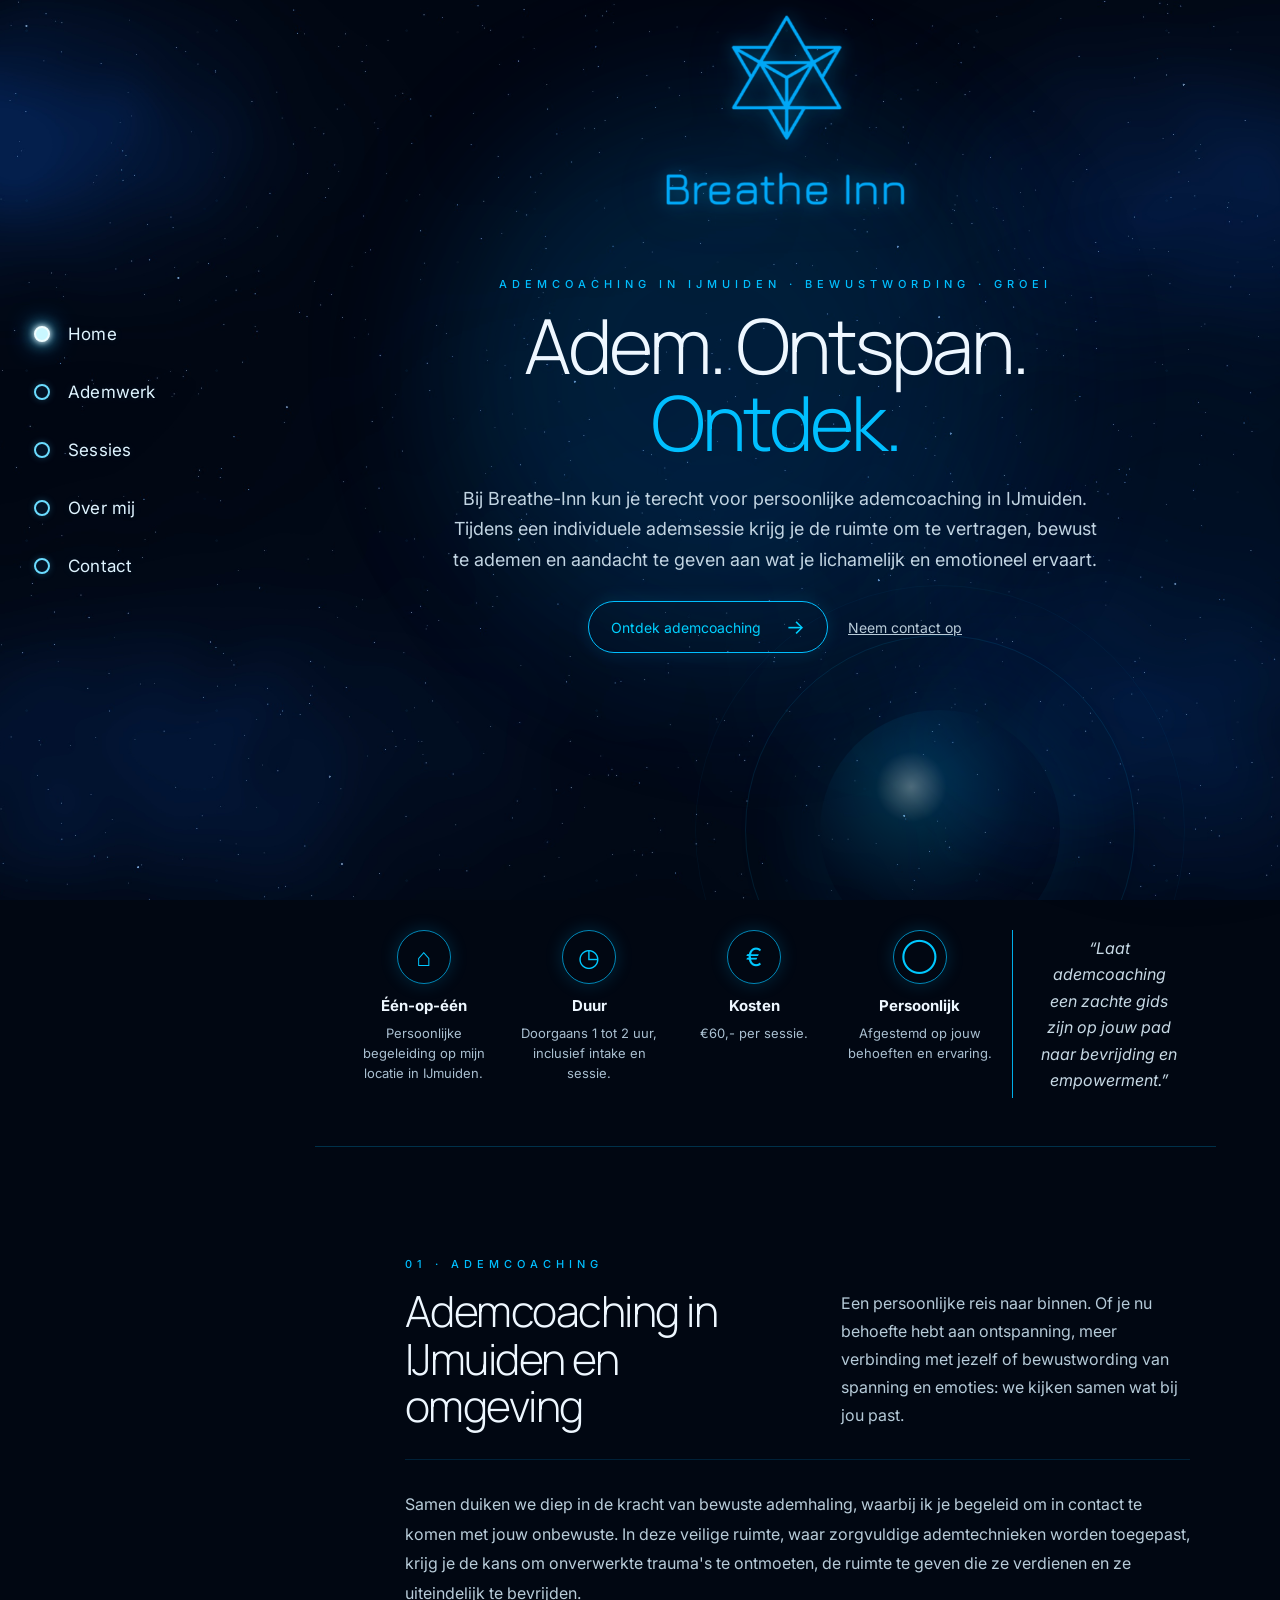
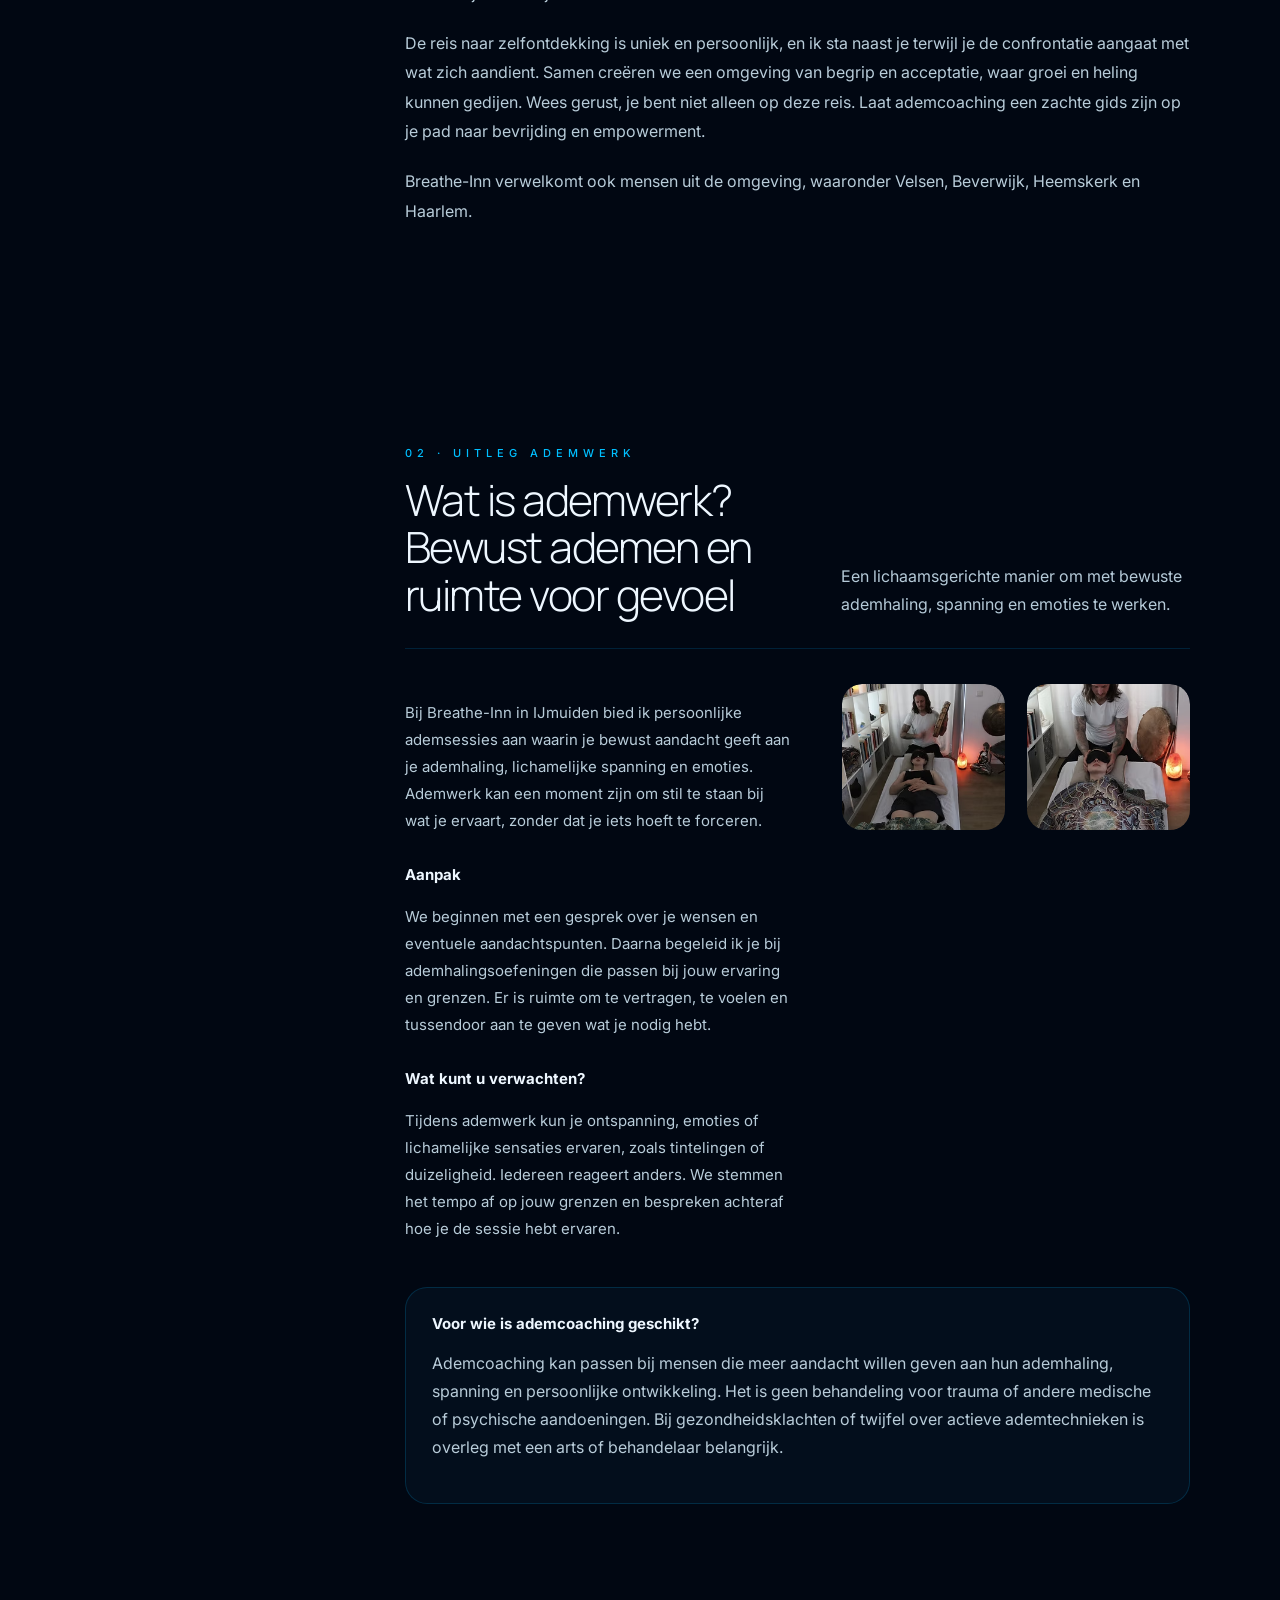
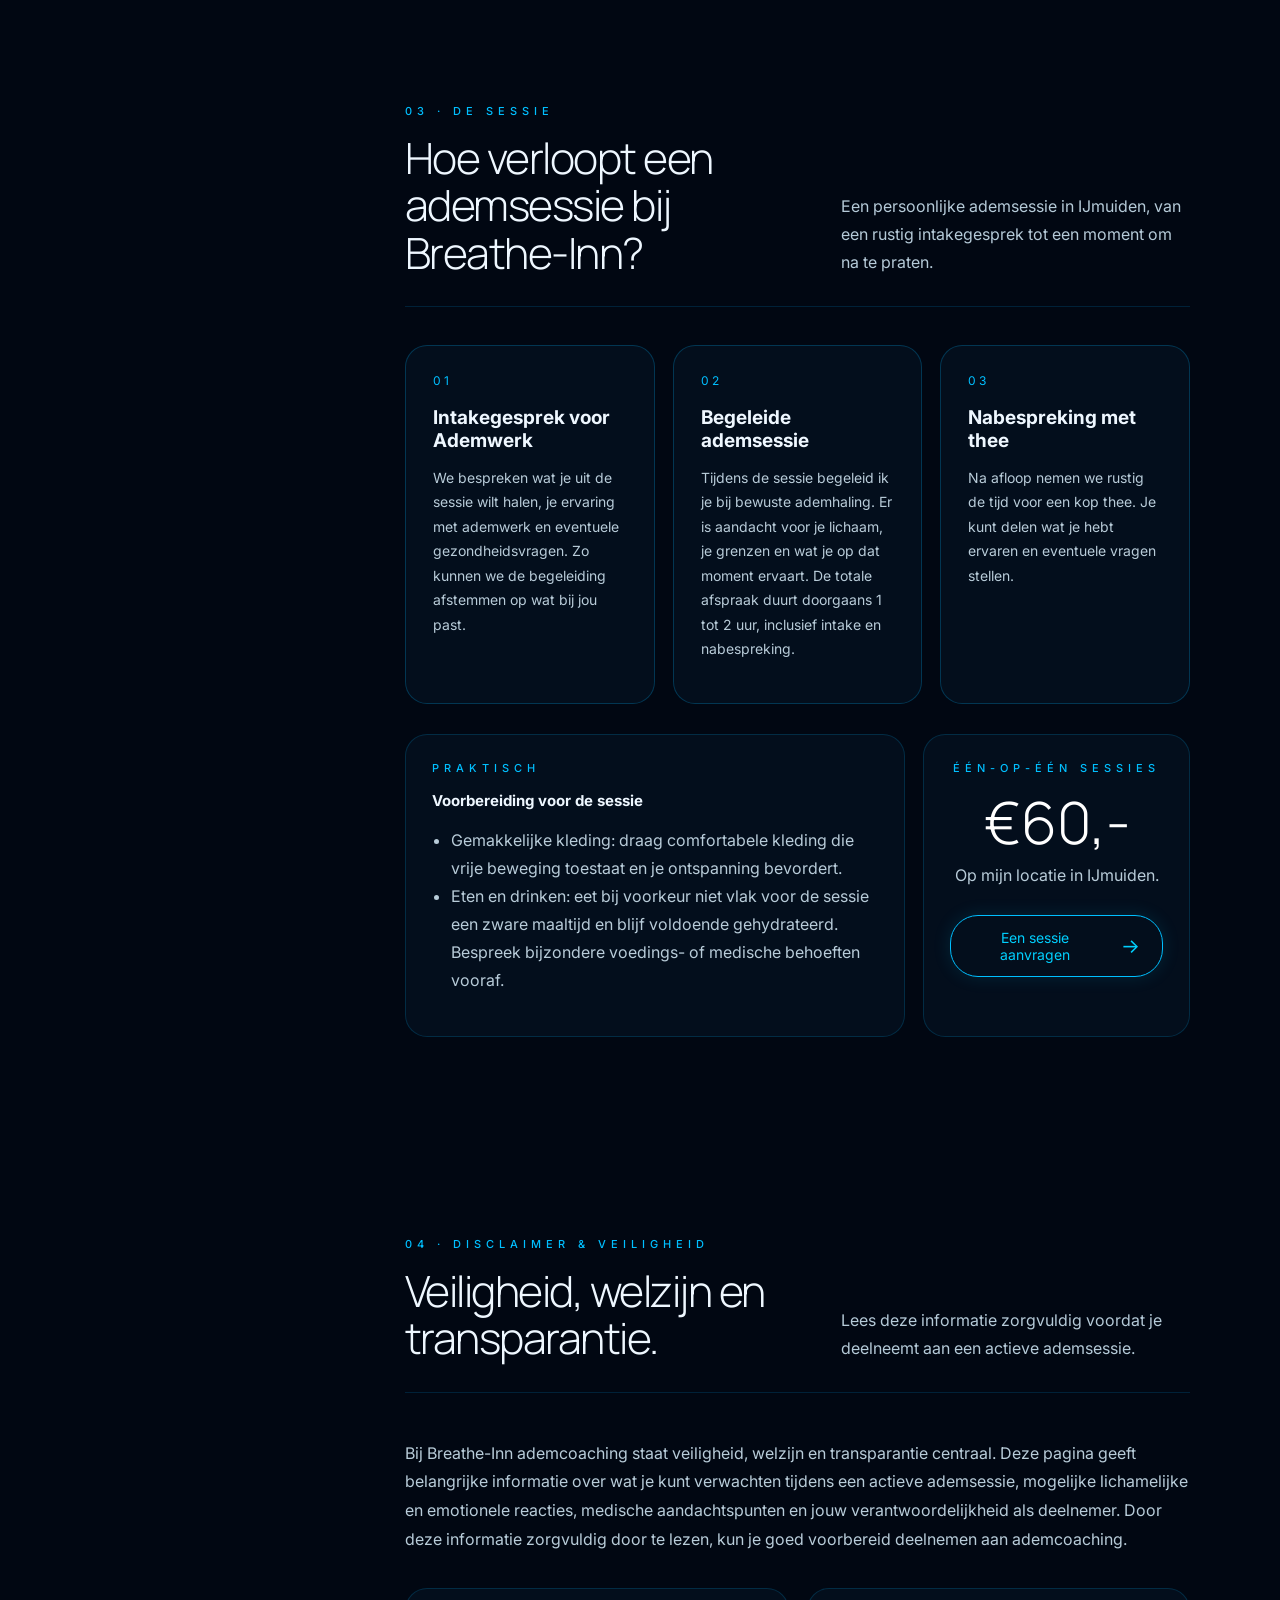
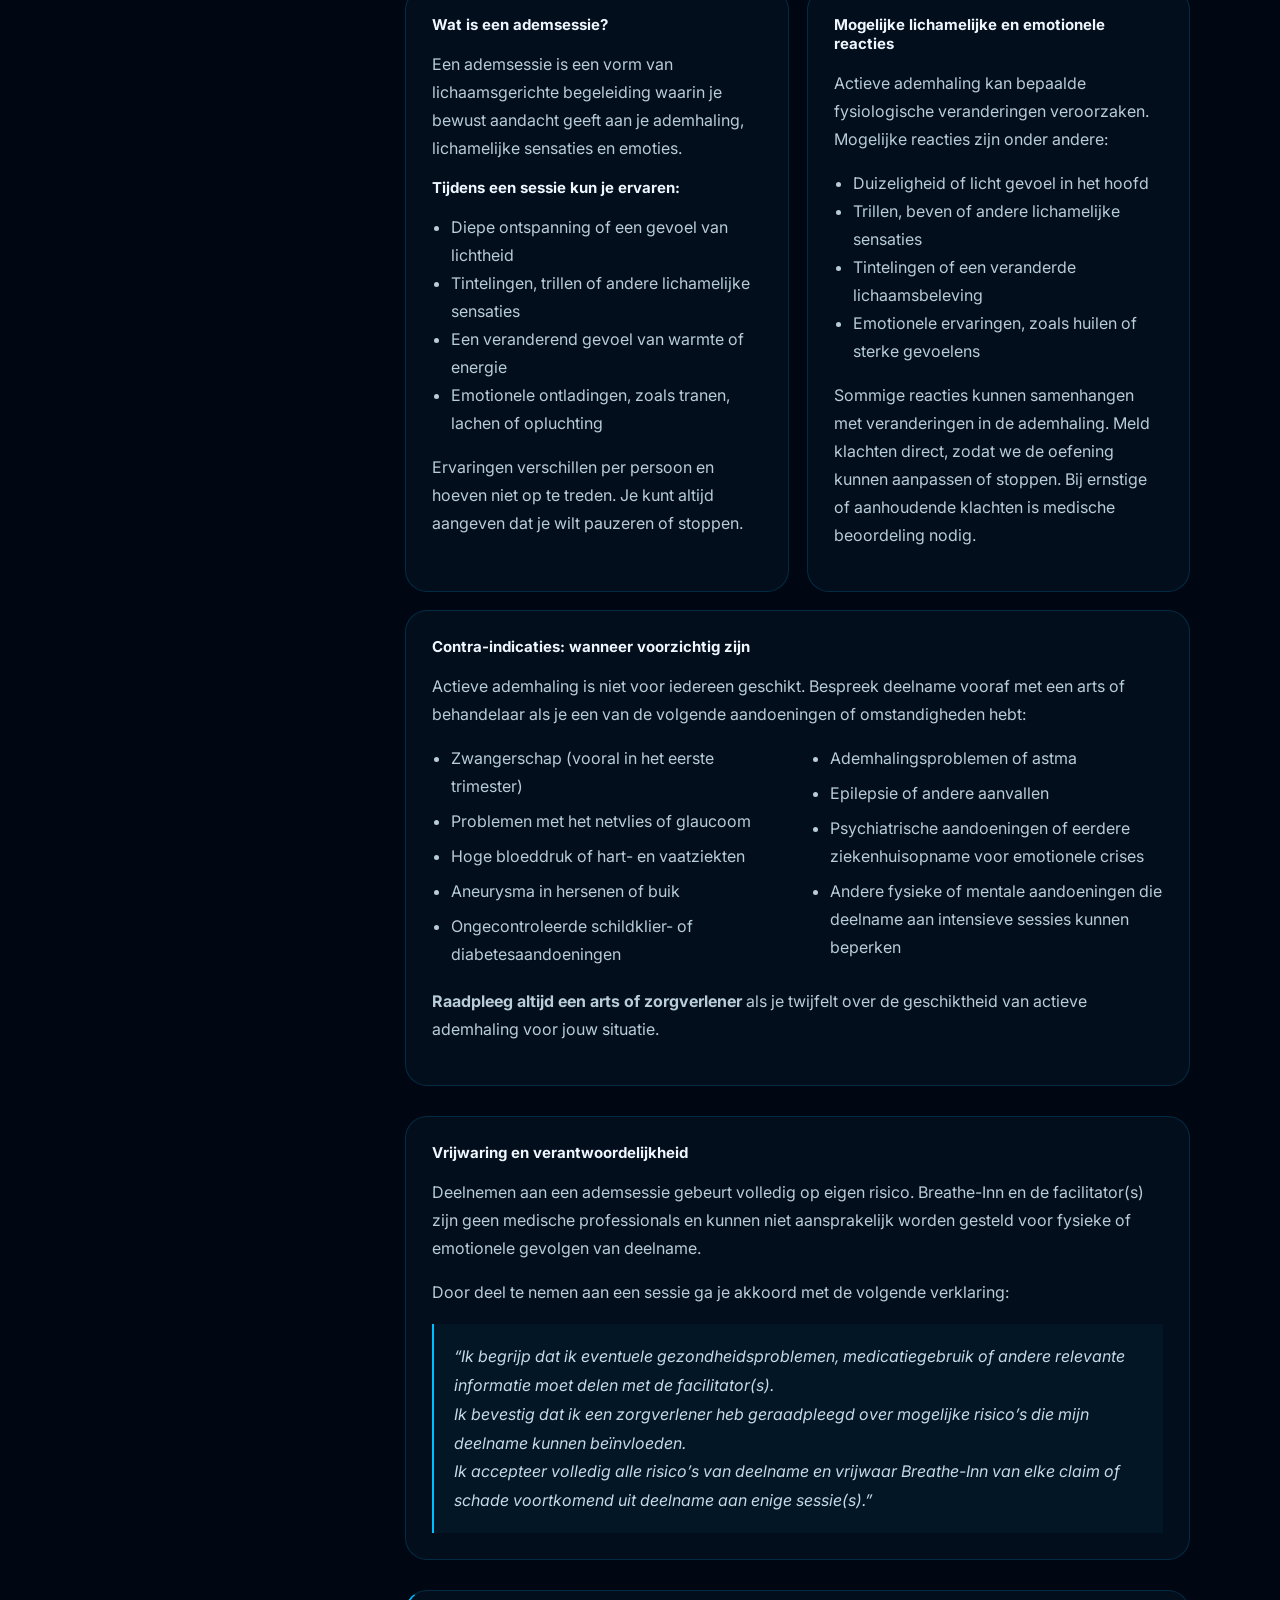
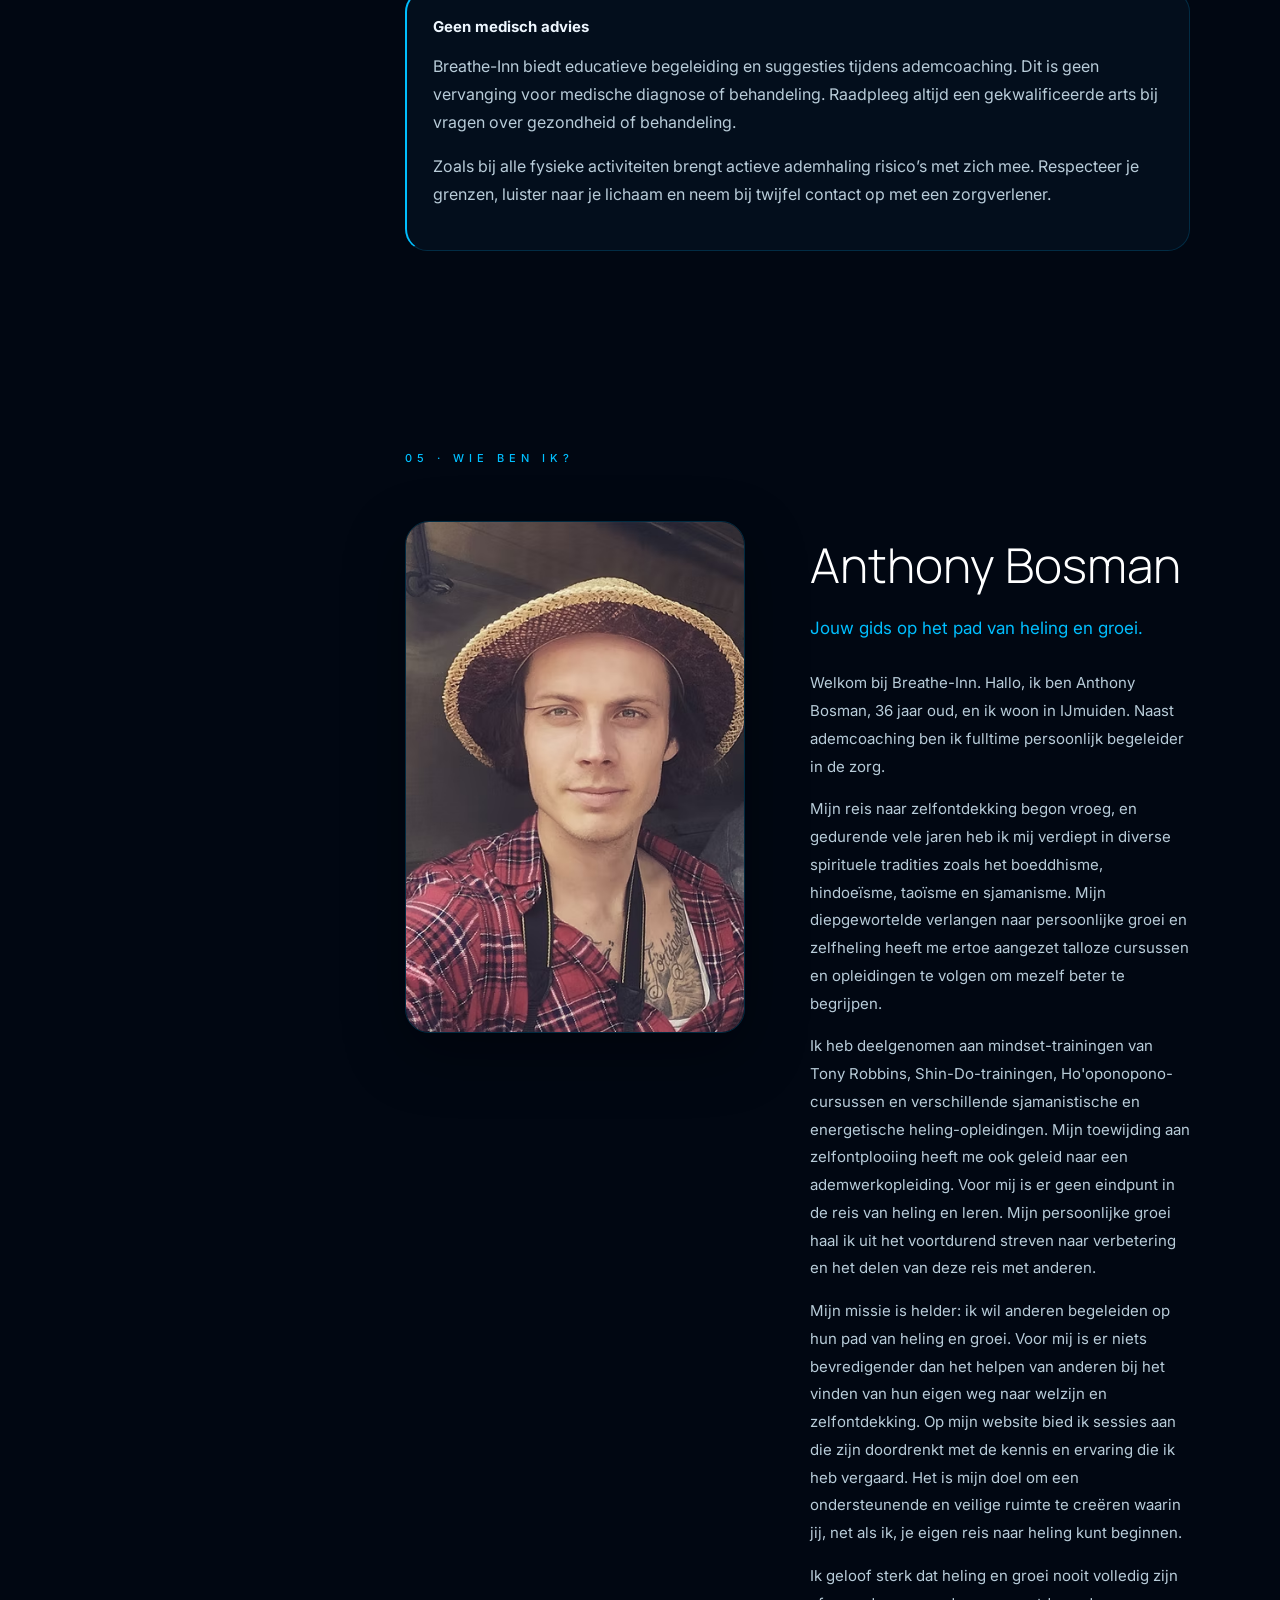
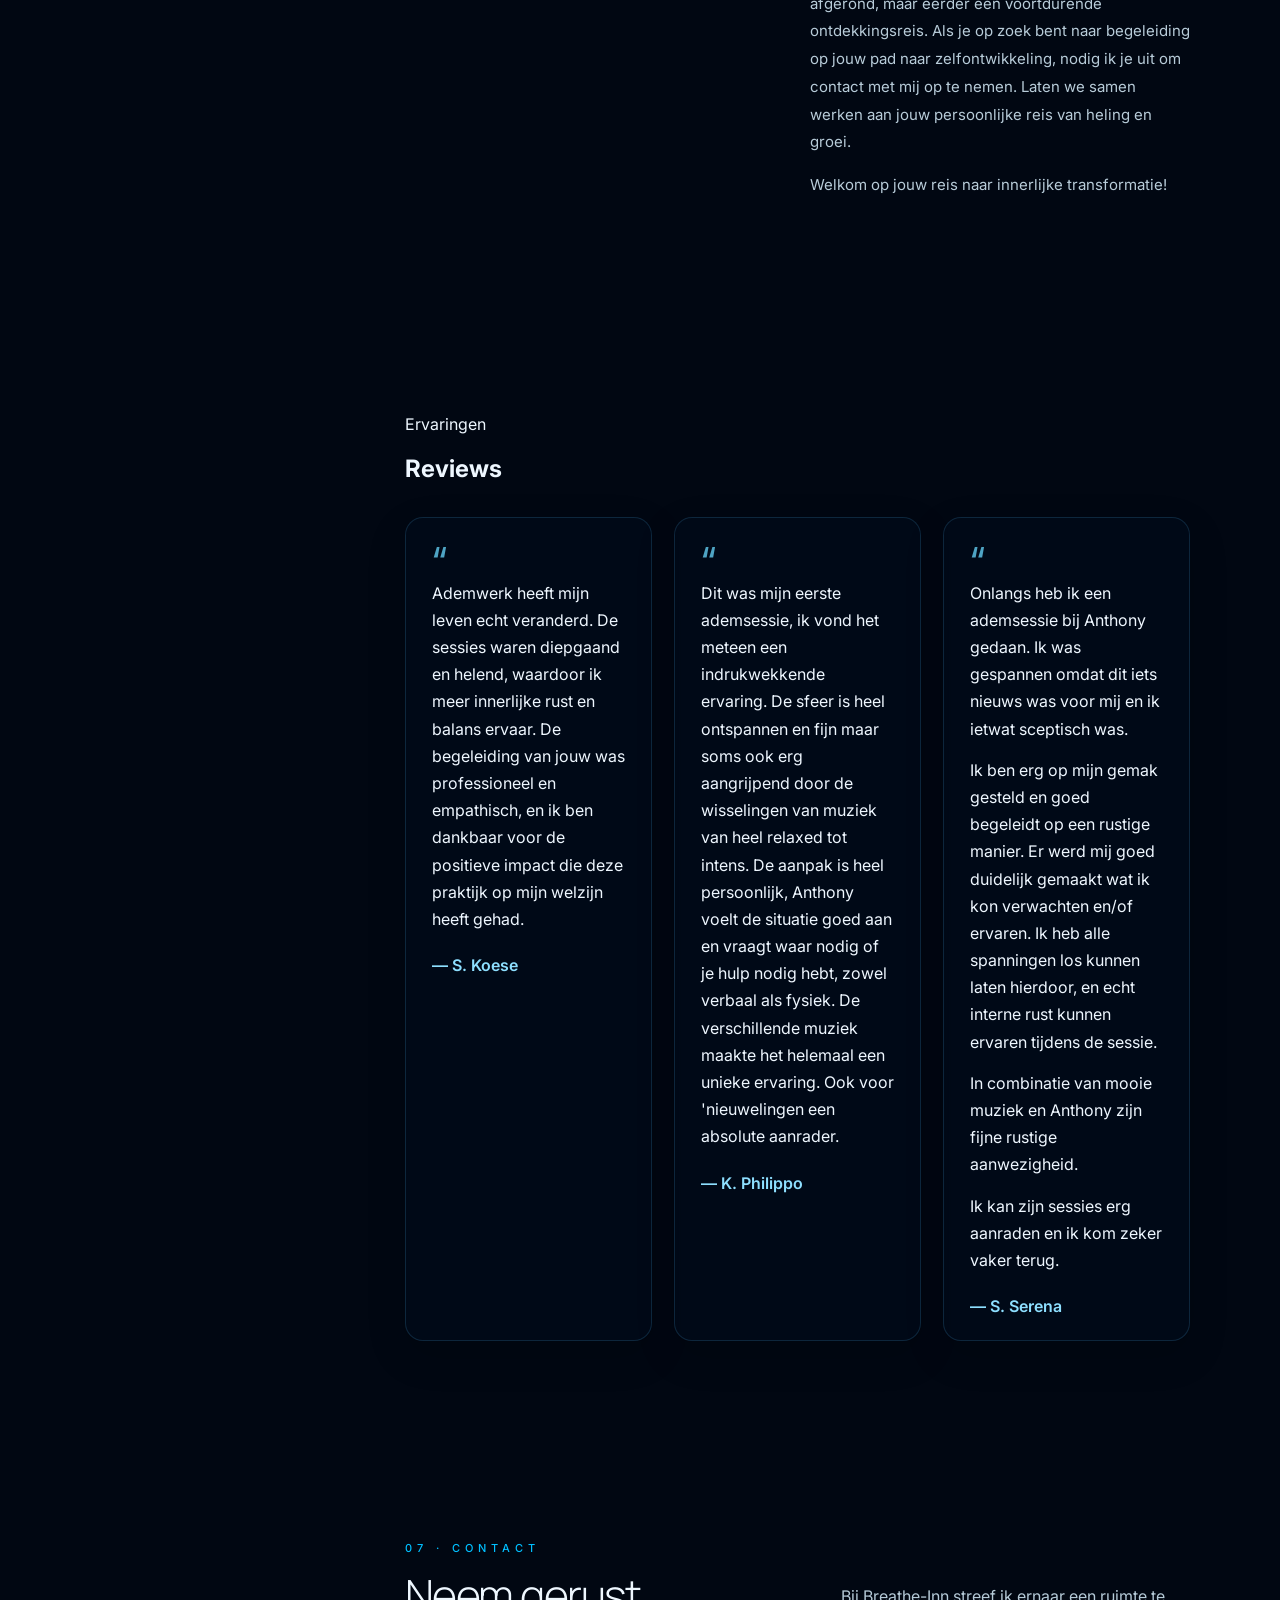
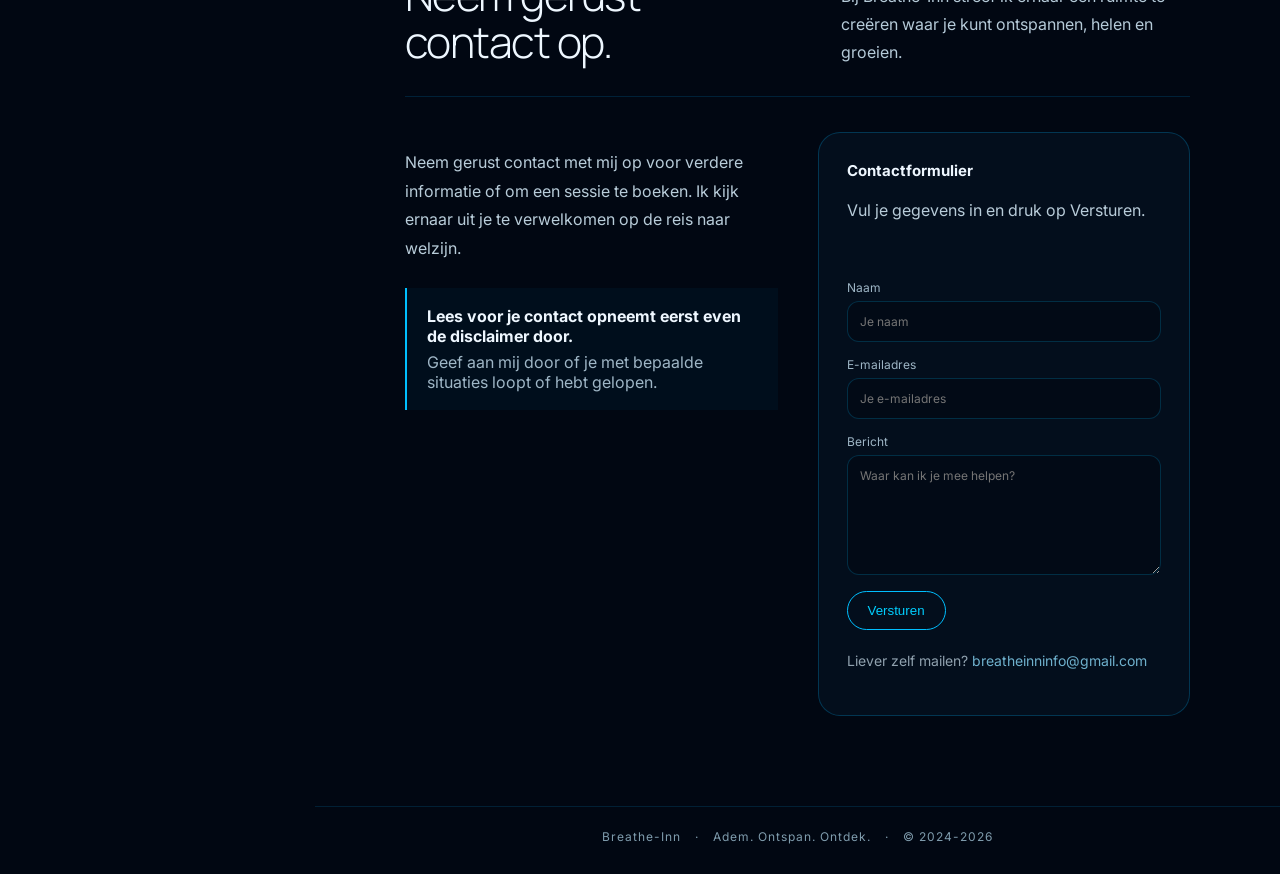
<file: index.html>
<!DOCTYPE html>

<html lang="nl">
<head>
<meta charset="utf-8"/>
<meta content="width=device-width,initial-scale=1" name="viewport"/>
<title>Ademcoaching IJmuiden | Breathe-Inn – Anthony Bosman</title>
<meta content="Persoonlijke ademcoaching in IJmuiden bij Breathe-Inn. Ontdek één-op-één ademsessies voor ontspanning, bewustwording en persoonlijke groei." name="description"/>
<link href="https://breathe-inn.nl/" rel="canonical"/>
<meta content="index, follow, max-image-preview:large" name="robots"/>
<meta content="website" property="og:type"/>
<meta content="nl_NL" property="og:locale"/>
<meta content="Breathe-Inn" property="og:site_name"/>
<meta content="Ademcoaching IJmuiden | Breathe-Inn" property="og:title"/>
<meta content="Persoonlijke één-op-één ademcoaching in IJmuiden. Ruimte voor ontspanning, bewustwording en persoonlijke groei." property="og:description"/>
<meta content="https://breathe-inn.nl/" property="og:url"/>
<meta content="https://breathe-inn.nl/images/breathe-inn-logo-transparent.png" property="og:image"/>
<meta content="summary" name="twitter:card"/>
<meta content="#010712" name="theme-color"/>
<script type="application/ld+json">{"@context":"https://schema.org","@graph":[{"@type":"WebSite","@id":"https://breathe-inn.nl/#website","name":"Breathe-Inn","url":"https://breathe-inn.nl/","inLanguage":"nl-NL"},{"@type":"ProfessionalService","@id":"https://breathe-inn.nl/#bedrijf","name":"Breathe-Inn","url":"https://breathe-inn.nl/","description":"Persoonlijke één-op-één ademcoaching gericht op ontspanning, bewustwording en persoonlijke groei.","image":"https://breathe-inn.nl/images/breathe-inn-logo-transparent.png","email":"breatheinninfo@gmail.com","priceRange":"€60 per sessie","address":{"@type":"PostalAddress","addressLocality":"IJmuiden","addressRegion":"Noord-Holland","addressCountry":"NL"},"areaServed":{"@type":"Place","name":"IJmuiden"},"founder":{"@type":"Person","name":"Anthony Bosman"},"hasOfferCatalog":{"@type":"OfferCatalog","name":"Ademcoaching","itemListElement":[{"@type":"Offer","price":"60","priceCurrency":"EUR","itemOffered":{"@type":"Service","name":"Individuele ademsessie","serviceType":"Ademcoaching"}}]}}]}</script>
<link href="style.css" rel="stylesheet"/>
</head>
<body>
<div class="nebula nebula-a"></div><div class="nebula nebula-b"></div>
<header class="topbar"><a class="brand" href="#home"><img alt="Breathe-Inn logo" src="images/breathe-inn-logo-transparent.png"/></a></header>
<button aria-controls="mainSideNav" aria-expanded="false" aria-label="Open navigatiemenu" class="mobile-menu-toggle" type="button"><span aria-hidden="true" class="mobile-menu-icon">☰</span><span class="mobile-menu-text">Menu</span></button>
<nav aria-label="Hoofdnavigatie" class="side-nav" id="mainSideNav">
<a class="side-nav-link" href="#home"><span class="side-nav-dot"></span><span class="side-nav-label">Home</span></a>
<a class="side-nav-link" href="#ademwerk"><span class="side-nav-dot"></span><span class="side-nav-label">Ademwerk</span></a>
<a class="side-nav-link" href="#sessie"><span class="side-nav-dot"></span><span class="side-nav-label">Sessies</span></a>
<a class="side-nav-link" href="#over"><span class="side-nav-dot"></span><span class="side-nav-label">Over mij</span></a>
<a class="side-nav-link" href="#contact"><span class="side-nav-dot"></span><span class="side-nav-label">Contact</span></a>
</nav>
<main>
<section class="hero section" id="home">
<div class="hero-content">
<div class="eyebrow">ADEMCOACHING IN IJMUIDEN · BEWUSTWORDING · GROEI</div>
<h1>Adem. Ontspan.<br/><em>Ontdek.</em></h1>
<p>Bij Breathe-Inn kun je terecht voor persoonlijke ademcoaching in IJmuiden. Tijdens een individuele ademsessie krijg je de ruimte om te vertragen, bewust te ademen en aandacht te geven aan wat je lichamelijk en emotioneel ervaart.</p>
<div class="hero-actions"><a class="cta" href="#ademcoaching">Ontdek ademcoaching <span>→</span></a><a class="ghost" href="#contact">Neem contact op</a></div>
</div>
<div aria-hidden="true" class="hero-symbol"><div class="orb"></div><div class="ring ring1"></div><div class="ring ring2"></div></div>
</section>
<section class="facts">
<article><div class="icon">⌂</div><h3>Één-op-één</h3><p>Persoonlijke begeleiding op mijn locatie in IJmuiden.</p></article>
<article><div class="icon">◷</div><h3>Duur</h3><p>Doorgaans 1 tot 2 uur, inclusief intake en sessie.</p></article>
<article><div class="icon">€</div><h3>Kosten</h3><p>€60,- per sessie.</p></article>
<article><div class="icon">◯</div><h3>Persoonlijk</h3><p>Afgestemd op jouw behoeften en ervaring.</p></article>
<blockquote>“Laat ademcoaching een zachte gids zijn op jouw pad naar bevrijding en empowerment.”</blockquote>
</section>
<section class="section content-section" id="ademcoaching">
<div class="eyebrow">01 · ADEMCOACHING</div>
<div class="section-heading"><div><h2>Ademcoaching in IJmuiden en omgeving</h2></div><p>Een persoonlijke reis naar binnen. Of je nu behoefte hebt aan ontspanning, meer verbinding met jezelf of bewustwording van spanning en emoties: we kijken samen wat bij jou past.</p></div>
<div class="text-wide"><p>Samen duiken we diep in de kracht van bewuste ademhaling, waarbij ik je begeleid om in contact te komen met jouw onbewuste. In deze veilige ruimte, waar zorgvuldige ademtechnieken worden toegepast, krijg je de kans om onverwerkte trauma's te ontmoeten, de ruimte te geven die ze verdienen en ze uiteindelijk te bevrijden.</p><p>De reis naar zelfontdekking is uniek en persoonlijk, en ik sta naast je terwijl je de confrontatie aangaat met wat zich aandient. Samen creëren we een omgeving van begrip en acceptatie, waar groei en heling kunnen gedijen. Wees gerust, je bent niet alleen op deze reis. Laat ademcoaching een zachte gids zijn op je pad naar bevrijding en empowerment.</p><p>Breathe-Inn verwelkomt ook mensen uit de omgeving, waaronder Velsen, Beverwijk, Heemskerk en Haarlem.</p></div>
</section>
<section class="section content-section breathwork" id="ademwerk">
<div class="eyebrow">02 · UITLEG ADEMWERK</div>
<div class="section-heading"><div><h2>Wat is ademwerk? Bewust ademen en ruimte voor gevoel</h2></div><p>Een lichaamsgerichte manier om met bewuste ademhaling, spanning en emoties te werken.</p></div>
<div class="breath-grid">
<div class="breath-copy">
<p>Bij Breathe-Inn in IJmuiden bied ik persoonlijke ademsessies aan waarin je bewust aandacht geeft aan je ademhaling, lichamelijke spanning en emoties. Ademwerk kan een moment zijn om stil te staan bij wat je ervaart, zonder dat je iets hoeft te forceren.</p>
<h3>Aanpak</h3><p>We beginnen met een gesprek over je wensen en eventuele aandachtspunten. Daarna begeleid ik je bij ademhalingsoefeningen die passen bij jouw ervaring en grenzen. Er is ruimte om te vertragen, te voelen en tussendoor aan te geven wat je nodig hebt.</p>
<h3>Wat kunt u verwachten?</h3><p>Tijdens ademwerk kun je ontspanning, emoties of lichamelijke sensaties ervaren, zoals tintelingen of duizeligheid. Iedereen reageert anders. We stemmen het tempo af op jouw grenzen en bespreken achteraf hoe je de sessie hebt ervaren.</p>
</div>
<div class="session-images"><figure><img alt="Individuele ademsessie bij Breathe-Inn in IJmuiden" decoding="async" loading="lazy" src="images/ademsessie1.png"/></figure><figure><img alt="Persoonlijke begeleiding tijdens ademwerk bij Breathe-Inn" decoding="async" loading="lazy" src="images/ademsessie2.png"/></figure></div>
</div>
<div class="suitable"><h3>Voor wie is ademcoaching geschikt?</h3><p>Ademcoaching kan passen bij mensen die meer aandacht willen geven aan hun ademhaling, spanning en persoonlijke ontwikkeling. Het is geen behandeling voor trauma of andere medische of psychische aandoeningen. Bij gezondheidsklachten of twijfel over actieve ademtechnieken is overleg met een arts of behandelaar belangrijk.</p></div>
</section>
<section class="section content-section" id="sessie">
<div class="eyebrow">03 · DE SESSIE</div>
<div class="section-heading"><div><h2>Hoe verloopt een ademsessie bij Breathe-Inn?</h2></div><p>Een persoonlijke ademsessie in IJmuiden, van een rustig intakegesprek tot een moment om na te praten.</p></div>
<div class="steps">
<article><span>01</span><h3>Intakegesprek voor Ademwerk</h3><p>We bespreken wat je uit de sessie wilt halen, je ervaring met ademwerk en eventuele gezondheidsvragen. Zo kunnen we de begeleiding afstemmen op wat bij jou past.</p></article>
<article><span>02</span><h3>Begeleide ademsessie</h3><p>Tijdens de sessie begeleid ik je bij bewuste ademhaling. Er is aandacht voor je lichaam, je grenzen en wat je op dat moment ervaart. De totale afspraak duurt doorgaans 1 tot 2 uur, inclusief intake en nabespreking.</p></article>
<article><span>03</span><h3>Nabespreking met thee</h3><p>Na afloop nemen we rustig de tijd voor een kop thee. Je kunt delen wat je hebt ervaren en eventuele vragen stellen.</p></article>
</div>
<div class="practical-grid">
<div class="panel"><div class="eyebrow">PRAKTISCH</div><h3>Voorbereiding voor de sessie</h3><ul><li>Gemakkelijke kleding: draag comfortabele kleding die vrije beweging toestaat en je ontspanning bevordert.</li><li>Eten en drinken: eet bij voorkeur niet vlak voor de sessie een zware maaltijd en blijf voldoende gehydrateerd. Bespreek bijzondere voedings- of medische behoeften vooraf.</li></ul></div>
<div class="panel price-panel"><div class="eyebrow">ÉÉN-OP-ÉÉN SESSIES</div><div class="price">€60,-</div><p>Op mijn locatie in IJmuiden.</p><a class="cta small" href="#contact">Een sessie aanvragen <span>→</span></a></div>
</div>
</section>
<section class="section content-section safety" id="veiligheid">
<div class="eyebrow">04 · DISCLAIMER &amp; VEILIGHEID</div>
<div class="section-heading"><div><h2>Veiligheid, welzijn en transparantie.</h2></div><p>Lees deze informatie zorgvuldig voordat je deelneemt aan een actieve ademsessie.</p></div>
<div class="safety-intro"><p>Bij Breathe-Inn ademcoaching staat veiligheid, welzijn en transparantie centraal. Deze pagina geeft belangrijke informatie over wat je kunt verwachten tijdens een actieve ademsessie, mogelijke lichamelijke en emotionele reacties, medische aandachtspunten en jouw verantwoordelijkheid als deelnemer. Door deze informatie zorgvuldig door te lezen, kun je goed voorbereid deelnemen aan ademcoaching.</p></div>
<div class="safety-grid">
<article class="panel"><h3>Wat is een ademsessie?</h3><p>Een ademsessie is een vorm van lichaamsgerichte begeleiding waarin je bewust aandacht geeft aan je ademhaling, lichamelijke sensaties en emoties.</p><h3>Tijdens een sessie kun je ervaren:</h3><ul><li>Diepe ontspanning of een gevoel van lichtheid</li><li>Tintelingen, trillen of andere lichamelijke sensaties</li><li>Een veranderend gevoel van warmte of energie</li><li>Emotionele ontladingen, zoals tranen, lachen of opluchting</li></ul><p>Ervaringen verschillen per persoon en hoeven niet op te treden. Je kunt altijd aangeven dat je wilt pauzeren of stoppen.</p></article>
<article class="panel"><h3>Mogelijke lichamelijke en emotionele reacties</h3><p>Actieve ademhaling kan bepaalde fysiologische veranderingen veroorzaken. Mogelijke reacties zijn onder andere:</p><ul><li>Duizeligheid of licht gevoel in het hoofd</li><li>Trillen, beven of andere lichamelijke sensaties</li><li>Tintelingen of een veranderde lichaamsbeleving</li><li>Emotionele ervaringen, zoals huilen of sterke gevoelens</li></ul><p>Sommige reacties kunnen samenhangen met veranderingen in de ademhaling. Meld klachten direct, zodat we de oefening kunnen aanpassen of stoppen. Bij ernstige of aanhoudende klachten is medische beoordeling nodig.</p></article>
</div>
<div class="contra panel"><h3>Contra-indicaties: wanneer voorzichtig zijn</h3><p>Actieve ademhaling is niet voor iedereen geschikt. Bespreek deelname vooraf met een arts of behandelaar als je een van de volgende aandoeningen of omstandigheden hebt:</p><ul class="columns"><li>Zwangerschap (vooral in het eerste trimester)</li><li>Problemen met het netvlies of glaucoom</li><li>Hoge bloeddruk of hart- en vaatziekten</li><li>Aneurysma in hersenen of buik</li><li>Ongecontroleerde schildklier- of diabetesaandoeningen</li><li>Ademhalingsproblemen of astma</li><li>Epilepsie of andere aanvallen</li><li>Psychiatrische aandoeningen of eerdere ziekenhuisopname voor emotionele crises</li><li>Andere fysieke of mentale aandoeningen die deelname aan intensieve sessies kunnen beperken</li></ul><p><strong>Raadpleeg altijd een arts of zorgverlener</strong> als je twijfelt over de geschiktheid van actieve ademhaling voor jouw situatie.</p></div>
<div class="waiver panel"><h3>Vrijwaring en verantwoordelijkheid</h3><p>Deelnemen aan een ademsessie gebeurt volledig op eigen risico. Breathe-Inn en de facilitator(s) zijn geen medische professionals en kunnen niet aansprakelijk worden gesteld voor fysieke of emotionele gevolgen van deelname.</p><p>Door deel te nemen aan een sessie ga je akkoord met de volgende verklaring:</p><blockquote>“Ik begrijp dat ik eventuele gezondheidsproblemen, medicatiegebruik of andere relevante informatie moet delen met de facilitator(s).<br/>Ik bevestig dat ik een zorgverlener heb geraadpleegd over mogelijke risico’s die mijn deelname kunnen beïnvloeden.<br/>Ik accepteer volledig alle risico’s van deelname en vrijwaar Breathe-Inn van elke claim of schade voortkomend uit deelname aan enige sessie(s).”</blockquote></div>
<div class="medical panel"><h3>Geen medisch advies</h3><p>Breathe-Inn biedt educatieve begeleiding en suggesties tijdens ademcoaching. Dit is geen vervanging voor medische diagnose of behandeling. Raadpleeg altijd een gekwalificeerde arts bij vragen over gezondheid of behandeling.</p><p>Zoals bij alle fysieke activiteiten brengt actieve ademhaling risico’s met zich mee. Respecteer je grenzen, luister naar je lichaam en neem bij twijfel contact op met een zorgverlener.</p></div>
</section>
<section class="section content-section about-section" id="over">
<div class="eyebrow">05 · WIE BEN IK?</div>
<div class="about-grid">
<div class="about-photo"><img alt="Anthony Bosman, ademcoach bij Breathe-Inn in IJmuiden" decoding="async" loading="lazy" src="images/fotozelf.png"/></div>
<div class="about-copy"><h2>Anthony Bosman</h2><p class="about-lead">Jouw gids op het pad van heling en groei.</p>
<p>Welkom bij Breathe-Inn. Hallo, ik ben Anthony Bosman, 36 jaar oud, en ik woon in IJmuiden. Naast ademcoaching ben ik fulltime persoonlijk begeleider in de zorg.</p>
<p>Mijn reis naar zelfontdekking begon vroeg, en gedurende vele jaren heb ik mij verdiept in diverse spirituele tradities zoals het boeddhisme, hindoeïsme, taoïsme en sjamanisme. Mijn diepgewortelde verlangen naar persoonlijke groei en zelfheling heeft me ertoe aangezet talloze cursussen en opleidingen te volgen om mezelf beter te begrijpen.</p>
<p>Ik heb deelgenomen aan mindset-trainingen van Tony Robbins, Shin-Do-trainingen, Ho'oponopono-cursussen en verschillende sjamanistische en energetische heling-opleidingen. Mijn toewijding aan zelfontplooiing heeft me ook geleid naar een ademwerkopleiding. Voor mij is er geen eindpunt in de reis van heling en leren. Mijn persoonlijke groei haal ik uit het voortdurend streven naar verbetering en het delen van deze reis met anderen.</p>
<p>Mijn missie is helder: ik wil anderen begeleiden op hun pad van heling en groei. Voor mij is er niets bevredigender dan het helpen van anderen bij het vinden van hun eigen weg naar welzijn en zelfontdekking. Op mijn website bied ik sessies aan die zijn doordrenkt met de kennis en ervaring die ik heb vergaard. Het is mijn doel om een ondersteunende en veilige ruimte te creëren waarin jij, net als ik, je eigen reis naar heling kunt beginnen.</p>
<p>Ik geloof sterk dat heling en groei nooit volledig zijn afgerond, maar eerder een voortdurende ontdekkingsreis. Als je op zoek bent naar begeleiding op jouw pad naar zelfontwikkeling, nodig ik je uit om contact met mij op te nemen. Laten we samen werken aan jouw persoonlijke reis van heling en groei.</p>
<p>Welkom op jouw reis naar innerlijke transformatie!</p>
</div>
</div>
</section>
<section class="section content-section" id="ervaringen"><div class="wrap">
<div class="section-kicker">Ervaringen</div>
<h2>Reviews</h2>
<div class="written-reviews">
<article class="written-review">
<div class="review-quote">“</div>
<div class="review-text"><p>Ademwerk heeft mijn leven echt veranderd. De sessies waren diepgaand en helend, waardoor ik meer innerlijke rust en balans ervaar. De begeleiding van jouw was professioneel en empathisch, en ik ben dankbaar voor de positieve impact die deze praktijk op mijn welzijn heeft gehad.</p></div>
<div class="review-author">— S. Koese</div>
</article>
<article class="written-review">
<div class="review-quote">“</div>
<div class="review-text"><p>Dit was mijn eerste ademsessie, ik vond het meteen een indrukwekkende ervaring. De sfeer is heel ontspannen en fijn maar soms ook erg aangrijpend door de wisselingen van muziek van heel relaxed tot intens. De aanpak is heel persoonlijk, Anthony voelt de situatie goed aan en vraagt waar nodig of je hulp nodig hebt, zowel verbaal als fysiek. De verschillende muziek maakte het helemaal een unieke ervaring. Ook voor 'nieuwelingen een absolute aanrader.</p></div>
<div class="review-author">— K. Philippo</div>
</article>
<article class="written-review">
<div class="review-quote">“</div>
<div class="review-text"><p>Onlangs heb ik een ademsessie bij Anthony gedaan. Ik was gespannen omdat dit iets nieuws was voor mij en ik ietwat sceptisch was.</p><p>Ik ben erg op mijn gemak gesteld en goed begeleidt op een rustige manier. Er werd mij goed duidelijk gemaakt wat ik kon verwachten en/of ervaren. Ik heb alle spanningen los kunnen laten hierdoor, en echt interne rust kunnen ervaren tijdens de sessie.</p><p>In combinatie van mooie muziek en Anthony zijn fijne rustige aanwezigheid.</p><p>Ik kan zijn sessies erg aanraden en ik kom zeker vaker terug.</p></div>
<div class="review-author">— S. Serena</div>
</article>
</div>
</div></section>
<section class="section content-section contact-section" id="contact">
<div class="eyebrow">07 · CONTACT</div><div class="section-heading"><div><h2>Neem gerust contact op.</h2></div><p>Bij Breathe-Inn streef ik ernaar een ruimte te creëren waar je kunt ontspannen, helen en groeien.</p></div>
<div class="contact-grid"><div><p>Neem gerust contact met mij op voor verdere informatie of om een sessie te boeken. Ik kijk ernaar uit je te verwelkomen op de reis naar welzijn.</p><div class="contact-card"><strong>Lees voor je contact opneemt eerst even de disclaimer door.</strong><p>Geef aan mij door of je met bepaalde situaties loopt of hebt gelopen.</p></div></div><div class="form-placeholder"><h3>Contactformulier</h3><p>Vul je gegevens in en druk op Versturen.</p><p aria-live="polite" class="form-status" id="formStatus"></p><form action="https://formspree.io/f/myekkerk" id="contactForm" method="POST"><label>Naam<input id="contactName" name="name" placeholder="Je naam" required="" type="text"/></label><label>E-mailadres<input id="contactEmail" name="email" placeholder="Je e-mailadres" required="" type="email"/></label><label>Bericht<textarea id="contactMessage" name="message" placeholder="Waar kan ik je mee helpen?" required=""></textarea></label><button type="submit">Versturen</button></form>
<p class="contact-email-fallback">Liever zelf mailen? <a href="mailto:breatheinninfo@gmail.com">breatheinninfo@gmail.com</a></p>
</div></div>
</section>
</main>
<footer><span>Breathe-Inn</span><span>·</span><span>Adem. Ontspan. Ontdek.</span><span>·</span><span>© 2024-2026</span></footer>
<script src="script.js"></script>
<script>
const contactForm = document.getElementById("contactForm");
const formStatus = document.getElementById("formStatus");
if (contactForm) {
  contactForm.addEventListener("submit", async function(e) {
    e.preventDefault();
    formStatus.textContent = "Bericht wordt verzonden…";
    const button = contactForm.querySelector('button[type="submit"]');
    button.disabled = true;
    try {
      const response = await fetch(contactForm.action, {
        method: "POST",
        body: new FormData(contactForm),
        headers: { "Accept": "application/json" }
      });
      if (response.ok) {
        formStatus.textContent = "Bedankt! Je bericht is verzonden.";
        contactForm.reset();
      } else {
        formStatus.textContent = "Het verzenden is niet gelukt. Probeer het opnieuw of mail rechtstreeks.";
      }
    } catch (error) {
      formStatus.textContent = "Het verzenden is niet gelukt. Controleer je internetverbinding en probeer opnieuw.";
    } finally {
      button.disabled = false;
    }
  });
}
</script></body></html>
</file>
<file: style.css>
@import url('https://fonts.googleapis.com/css2?family=Inter:wght@300;400;500;600&family=Manrope:wght@300;400;500;600&display=swap');
:root{--bg:#020914;--panel:#061525;--cyan:#00bfff;--cyan2:#0879bd;--text:#eef7ff;--muted:#a9bfd0;--line:rgba(0,184,255,.24);--soft:rgba(0,191,255,.08)}
*{box-sizing:border-box}html{scroll-behavior:smooth}body{margin:0;background:var(--bg);color:var(--text);font-family:Inter,Arial,sans-serif;overflow-x:hidden;position:relative}body:before{content:"";position:fixed;inset:0;pointer-events:none;opacity:.28;background-image:radial-gradient(circle at 14% 18%,rgba(70,190,255,.55) 0 1px,transparent 1.6px),radial-gradient(circle at 76% 14%,rgba(255,255,255,.35) 0 1px,transparent 1.5px),radial-gradient(circle at 62% 72%,rgba(0,174,255,.32) 0 1px,transparent 1.5px);background-size:190px 170px,260px 230px,330px 290px;z-index:0}.nebula{position:fixed;border-radius:50%;pointer-events:none;filter:blur(70px);opacity:.12}.nebula-a{width:600px;height:600px;background:#006eb4;left:35%;top:10%}.nebula-b{width:500px;height:500px;background:#00418a;right:-150px;bottom:10%}
.topbar{position:absolute;left:315px;right:0;top:18px;z-index:20;text-align:center}.brand img{width:205px;height:auto;filter:drop-shadow(0 0 17px rgba(0,191,255,.23));mix-blend-mode:screen;opacity:.95}.lung-nav{position:fixed;left:0;top:0;height:100vh;width:315px;z-index:30;display:flex;align-items:center;justify-content:center}.lung-outline{position:absolute;width:290px;height:520px;fill:rgba(0,120,210,.06);stroke:rgba(0,174,255,.65);stroke-width:2;filter:drop-shadow(0 0 14px rgba(0,174,255,.45));left:5px}.lung-outline path+path{stroke-width:1.5}.lung-glow{position:absolute;width:220px;height:390px;border-radius:50%;background:rgba(0,134,255,.12);filter:blur(45px)}.lung-nav nav{position:relative;width:235px;display:flex;flex-direction:column;gap:7px;margin-left:-6px}.nav-pill{display:flex;align-items:center;gap:15px;height:48px;padding:0 25px;border:1px solid rgba(0,184,255,.32);border-radius:32px 45px 45px 32px;background:linear-gradient(90deg,rgba(0,113,190,.34),rgba(0,29,56,.54));color:#d9efff;text-decoration:none;font-size:14px;box-shadow:inset 0 0 18px rgba(0,174,255,.06),0 5px 18px rgba(0,0,0,.22);transition:.28s transform,.28s background,.28s box-shadow}.nav-pill:nth-child(2){margin-left:8px}.nav-pill:nth-child(3){margin-left:12px}.nav-pill:nth-child(4){margin-left:8px}.nav-pill:nth-child(5){margin-left:4px}.nav-pill:nth-child(6){margin-left:0}.nav-pill:nth-child(7){margin-left:5px}.nav-pill:hover,.nav-pill.active{transform:translateX(7px);background:linear-gradient(90deg,rgba(0,151,239,.65),rgba(0,50,89,.7));box-shadow:0 0 25px rgba(0,174,255,.2),inset 0 0 18px rgba(0,191,255,.14)}.nav-pill span{font-size:22px;color:#8ddfff}.section{min-height:100vh;position:relative}.hero{min-height:780px;height:100vh;display:flex;align-items:center;justify-content:center;text-align:center;padding:100px 70px 70px 340px;overflow:hidden;background:radial-gradient(circle at 58% 45%,rgba(0,100,180,.18),transparent 35%),linear-gradient(180deg,#020914 0%,#03101d 55%,#020914 100%)}.hero:before{content:"";position:absolute;width:500px;height:500px;border-radius:50%;background:rgba(0,120,210,.1);filter:blur(80px);left:55%;top:40%;transform:translate(-50%,-50%)}.hero-content{position:relative;z-index:3;max-width:720px}.eyebrow{font-size:11px;letter-spacing:5px;color:#00bfff;font-weight:500;margin-bottom:16px}.hero h1{font-family:Manrope,Inter,sans-serif;font-size:76px;line-height:1.02;font-weight:300;letter-spacing:-3px;margin:0 0 22px}.hero h1 em{font-style:normal;color:#00bfff}.hero p{font-size:18px;line-height:1.7;color:#c1d4e2;max-width:650px;margin:0 auto}.hero-actions{display:flex;justify-content:center;align-items:center;gap:20px;flex-wrap:wrap}.cta{display:inline-flex;align-items:center;gap:25px;margin-top:26px;padding:13px 22px;border:1px solid #00bfff;border-radius:28px;color:#00d0ff;text-decoration:none;font-size:14px;box-shadow:0 0 18px rgba(0,191,255,.13);transition:.25s}.cta:hover{background:rgba(0,191,255,.12);box-shadow:0 0 28px rgba(0,191,255,.28);transform:translateY(-2px)}.cta span{font-size:20px}.ghost{margin-top:26px;color:#b8cbd8;font-size:14px}.hero-symbol{position:absolute;width:500px;height:500px;right:7%;bottom:-180px;opacity:.5}.orb{position:absolute;inset:130px;border-radius:50%;background:radial-gradient(circle at 38% 32%,rgba(190,246,255,.8),rgba(0,178,235,.35) 16%,rgba(0,80,140,.12) 52%,transparent 70%);box-shadow:0 0 100px rgba(0,191,255,.22)}.ring{position:absolute;border:1px solid rgba(0,191,255,.22);border-radius:50%;inset:55px}.ring2{inset:5px;border-color:rgba(0,191,255,.09)}
.facts{position:relative;margin-left:315px;margin-right:5%;display:grid;grid-template-columns:repeat(4,1fr) 1.15fr;gap:18px;align-items:start;padding:30px 35px 48px;border-bottom:1px solid var(--line);background:linear-gradient(180deg,rgba(2,9,20,.12),rgba(2,9,20,.82))}.facts article{text-align:center}.icon,.benefit-icon{width:54px;height:54px;border-radius:50%;display:grid;place-items:center;margin:0 auto 12px;border:1px solid rgba(0,191,255,.7);color:#00c8ff;font-size:25px;box-shadow:0 0 18px rgba(0,191,255,.18)}h3{margin:0 0 8px;font-size:15px}.facts p{margin:0;color:#a9bfd0;font-size:13px;line-height:1.55}.facts blockquote{margin:0;border-left:1px solid #00aee8;padding:5px 0 5px 25px;color:#c7d9e5;font-style:italic;line-height:1.65;text-align:center}
.content-section{margin-left:315px;padding:110px 7% 90px;max-width:1450px;min-height:auto}.section-heading{display:grid;grid-template-columns:1.05fr .95fr;gap:50px;align-items:end;border-bottom:1px solid rgba(0,174,255,.16);padding-bottom:30px}.section-heading h2{font-family:Manrope,sans-serif;font-size:43px;line-height:1.1;font-weight:300;letter-spacing:-1.5px;margin:0}.section-heading>p{color:#b5cad8;font-size:16px;line-height:1.75;margin:0}.text-wide{max-width:950px;padding-top:30px;color:#b8ccd9;font-size:16px;line-height:1.85}.text-wide p{margin:0 0 20px}.breathwork{background:radial-gradient(circle at 85% 50%,rgba(0,100,180,.12),transparent 40%)}.breath-grid{display:grid;grid-template-columns:1fr .9fr;gap:50px;padding-top:35px}.breath-copy{color:#b8ccd9;font-size:15px;line-height:1.8}.breath-copy h3{color:#eef7ff;margin-top:27px}.session-images{display:grid;grid-template-columns:1fr 1fr;gap:22px;align-items:center;max-width:760px}.session-images figure{margin:0}.session-images figure:nth-child(2){margin-top:75px}.session-images img{width:100%;aspect-ratio:1.12;object-fit:cover;border-radius:20px;border:1px solid rgba(0,191,255,.22);box-shadow:0 18px 50px rgba(0,0,0,.3);filter:saturate(.9)}.suitable,.panel{background:rgba(6,21,37,.55);border:1px solid rgba(0,184,255,.18);border-radius:22px;padding:26px;margin-top:30px}.suitable p,.panel p{color:#b8ccd9;line-height:1.75}.steps{display:grid;grid-template-columns:repeat(3,1fr);gap:18px;padding-top:38px}.steps article{padding:27px;border:1px solid var(--line);border-radius:22px;background:rgba(6,21,37,.55)}.steps span{display:block;color:#00bfff;font-size:12px;letter-spacing:3px;margin-bottom:18px}.steps h3{font-size:19px}.steps p{color:#b8ccd9;font-size:14px;line-height:1.75}.practical-grid{display:grid;grid-template-columns:1.5fr .8fr;gap:18px}.practical-grid ul,.safety-grid ul,.contra ul{padding-left:19px;color:#b8ccd9;line-height:1.75}.price{font-family:Manrope;font-size:58px;font-weight:300;color:#fff}.price-panel{text-align:center}.price-panel .eyebrow{margin-bottom:7px}.price-panel p{margin:0}.safety{background:linear-gradient(180deg,rgba(2,9,20,.3),rgba(4,17,30,.75))}.safety-intro{max-width:1000px;color:#b8ccd9;line-height:1.8;padding-top:30px}.safety-grid{display:grid;grid-template-columns:1fr 1fr;gap:18px}.safety-grid .panel{margin-top:18px}.contra{margin-top:18px}.columns{columns:2;column-gap:45px}.columns li{break-inside:avoid;margin-bottom:7px}.waiver blockquote{margin:18px 0 0;padding:18px 20px;border-left:2px solid #00bfff;background:rgba(0,191,255,.045);color:#c7d9e5;font-style:italic;line-height:1.8}.medical{border-left:2px solid #00bfff}.about-section{background:radial-gradient(circle at 20% 45%,rgba(0,101,180,.12),transparent 45%)}.about-grid{display:grid;grid-template-columns:340px 1fr;gap:65px;align-items:start;padding-top:40px}.about-photo{position:sticky;top:45px}.about-photo img{width:100%;border-radius:24px;border:1px solid rgba(0,191,255,.2);box-shadow:0 20px 60px rgba(0,0,0,.35)}.about-copy{max-width:780px;color:#b8ccd9;font-size:15px;line-height:1.85}.about-copy h2{font-family:Manrope;font-size:48px;font-weight:300;color:#fff;margin:0 0 3px}.about-lead{color:#00bfff;font-size:17px;margin:0 0 25px}.review-grid{display:grid;grid-template-columns:repeat(3,1fr);gap:18px;padding-top:35px}.review{min-height:170px;padding:25px;border:1px solid var(--line);border-radius:22px;background:rgba(6,21,37,.5)}.stars{color:#00c8ff;letter-spacing:3px}.review p{font-size:16px}.review span{color:#738d9e;font-size:12px}.contact-grid{display:grid;grid-template-columns:1fr 1fr;gap:40px;padding-top:35px}.contact-grid>div>p{color:#b8ccd9;line-height:1.8}.contact-card{border-left:2px solid #00bfff;background:rgba(0,191,255,.045);padding:18px 20px;margin:25px 0}.contact-card p{margin:6px 0 0;color:#9eb6c6}.form-placeholder{padding:28px;border:1px solid var(--line);border-radius:22px;background:rgba(6,21,37,.55)}.form-placeholder label{display:block;color:#9eb6c6;font-size:12px;margin-top:15px}.form-placeholder input,.form-placeholder textarea{display:block;width:100%;margin-top:6px;background:rgba(0,0,0,.2);border:1px solid rgba(0,184,255,.2);border-radius:12px;color:#fff;padding:12px;font:inherit}.form-placeholder textarea{min-height:120px;resize:vertical}.form-placeholder button{margin-top:16px;border:1px solid #00bfff;background:transparent;color:#00cfff;border-radius:25px;padding:11px 20px;cursor:pointer}footer{margin-left:315px;padding:22px 30px 30px;color:#7f9cad;font-size:12px;letter-spacing:1px;display:flex;gap:14px;justify-content:center;border-top:1px solid rgba(0,174,255,.15)}
@media(max-width:1050px){.topbar{left:220px}.lung-nav{width:210px}.lung-outline{width:205px}.lung-nav nav{width:170px}.nav-pill{height:43px;padding:0 15px;gap:9px;font-size:12px}.hero{padding-left:225px}.content-section,.facts{margin-left:210px}.section-heading{grid-template-columns:1fr}.breath-grid,.about-grid,.contact-grid{grid-template-columns:1fr}.about-photo{position:relative;top:auto;max-width:340px}.steps,.safety-grid,.review-grid{grid-template-columns:1fr}.practical-grid{grid-template-columns:1fr}.hero-symbol{right:-100px}.columns{columns:1}footer{margin-left:210px}}
@media(max-width:700px){.topbar{left:0;right:0;top:14px}.brand img{width:155px}.lung-nav{position:fixed;top:auto;bottom:0;left:0;width:100%;height:72px;background:rgba(2,9,20,.94);backdrop-filter:blur(15px);border-top:1px solid rgba(0,174,255,.25)}.lung-outline,.lung-glow{display:none}.lung-nav nav{width:100%;margin:0;flex-direction:row;justify-content:space-around;gap:4px;padding:7px}.nav-pill,.nav-pill:nth-child(n){margin:0;flex:1;height:56px;padding:0;justify-content:center;border-radius:18px;font-size:0;background:rgba(0,53,85,.35)}.nav-pill span{font-size:23px}.nav-pill b{display:none}.hero{height:auto;min-height:760px;padding:155px 24px 90px;display:flex}.hero h1{font-size:52px}.hero p{font-size:15px}.hero-symbol{width:350px;height:350px;right:50%;bottom:-90px;transform:translateX(50%);opacity:.38}.facts,.content-section{margin:0}.facts{grid-template-columns:1fr 1fr;padding:45px 24px 60px;gap:28px 15px}.facts blockquote{grid-column:1/-1;border-left:0;border-top:1px solid #00aee8;padding:20px 0 0}.content-section{padding:85px 24px 70px}.section-heading h2{font-size:35px}.breath-grid{gap:25px}.session-images{gap:10px}.session-images figure:nth-child(2){margin-top:35px}.about-grid{gap:30px}.about-copy h2{font-size:40px}.contact-grid{gap:10px}.form-placeholder{margin-top:20px}footer{margin:0;padding:20px 20px 100px;flex-wrap:wrap}.eyebrow{letter-spacing:3px;font-size:9px}}
@media(max-width:430px){.brand img{width:140px}.hero h1{font-size:46px}.facts{grid-template-columns:1fr}.facts blockquote{grid-column:auto}.session-images{grid-template-columns:1fr}.session-images figure:nth-child(2){margin-top:0}.nav-pill{height:52px}.nav-pill span{font-size:21px}.content-section{padding-left:19px;padding-right:19px}}

/* v7 refinements */
.topbar{background:linear-gradient(90deg,rgba(2,9,20,.72),rgba(2,9,20,.25),transparent);border:0;box-shadow:none}
.brand img{width:255px;height:auto;display:block;filter:drop-shadow(0 0 12px rgba(0,191,255,.16))}
.lung-nav{z-index:10}
@media(max-width:700px){
 .topbar{top:8px;padding:8px 14px}
 .brand img{width:205px}
 .session-images{grid-template-columns:1fr 1fr;gap:10px;max-width:none}
 .session-images figure:nth-child(2){margin-top:28px}
 .session-images img{aspect-ratio:1.05;border-radius:15px}
}
@media(max-width:430px){
 .brand img{width:185px}
 .session-images{grid-template-columns:1fr}
 .session-images figure:nth-child(2){margin-top:0}
 .session-images img{aspect-ratio:1.15}
}


/* ===============================
   v8 — exact lung navigation artwork
   =============================== */
.topbar{left:315px;right:24px;top:14px;text-align:left;background:transparent;padding-left:20px;}
.brand img{width:210px;height:auto;filter:drop-shadow(0 0 7px rgba(0,191,255,.34)) drop-shadow(0 0 20px rgba(0,100,190,.18));mix-blend-mode:screen;opacity:.94;}
.lung-nav{width:315px;align-items:flex-start;justify-content:flex-start;}
.lung-menu-art{position:relative;width:286px;height:auto;margin:18px 0 0 4px;filter:drop-shadow(0 0 18px rgba(0,130,255,.18));}
.lung-menu-image{display:block;width:100%;height:auto;user-select:none;pointer-events:none;}
.lung-hotspot{position:absolute;left:13%;width:74%;height:10.5%;border-radius:50px;text-decoration:none;z-index:3;outline:none;background:transparent;}
.lung-hotspot span{position:absolute;width:1px;height:1px;overflow:hidden;clip:rect(0 0 0 0);white-space:nowrap;}
.lung-hotspot:hover{background:rgba(0,190,255,.07);box-shadow:0 0 22px rgba(0,190,255,.18);}
.lung-hotspot:focus-visible{background:rgba(0,190,255,.12);box-shadow:0 0 0 2px rgba(100,225,255,.8),0 0 26px rgba(0,190,255,.35);}
.hotspot-home{top:27.9%}.hotspot-breath{top:39.2%}.hotspot-session{top:49.9%}.hotspot-about{top:60.4%}.hotspot-contact{top:70.9%}
/* The artwork itself supplies the visible labels and pills. */
.lung-nav nav,.lung-outline,.lung-glow{display:none!important}

@media(max-width:1050px){
 .topbar{left:220px;padding-left:12px}.lung-nav{width:220px}.lung-menu-art{width:205px;margin-left:4px}.content-section,.facts{margin-left:220px}.hero{padding-left:235px}.lung-hotspot{left:12%;width:76%}
}
@media(max-width:700px){
 body{padding-bottom:0}
 .topbar{position:absolute;left:0;right:0;top:6px;text-align:center;padding:0 12px;z-index:40}
 .brand img{width:185px;margin:0 auto;filter:drop-shadow(0 0 8px rgba(0,191,255,.38)) drop-shadow(0 0 24px rgba(0,100,190,.22));}
 .lung-nav{position:fixed;left:10px;bottom:12px;top:auto;width:158px;height:auto;z-index:50;display:block;pointer-events:none;}
 .lung-menu-art{width:158px;margin:0;pointer-events:auto;}
 .lung-hotspot{left:13%;width:74%;height:10.5%;}
 .hotspot-home{top:27.9%}.hotspot-breath{top:39.2%}.hotspot-session{top:49.9%}.hotspot-about{top:60.4%}.hotspot-contact{top:70.9%}
 .hero{padding-top:155px;padding-left:24px;padding-right:24px;padding-bottom:100px;min-height:760px}
 .facts,.content-section{margin-left:0}
 .content-section{padding-bottom:80px}
 footer{padding-bottom:35px}
}
@media(max-width:430px){
 .brand img{width:170px}
 .lung-nav{left:6px;bottom:8px;width:140px}.lung-menu-art{width:140px}
 .hero{padding-top:145px}
}

/* ===============================
   v9 — seamless background, centered logo,
   active-state lung navigation and aligned photos
   =============================== */
.topbar{
  left:315px;
  right:24px;
  top:12px;
  display:flex;
  justify-content:center;
  align-items:center;
  background:transparent;
  padding:0;
  z-index:40;
}
.brand img{
  width:245px;
  height:auto;
  filter:drop-shadow(0 0 9px rgba(0,191,255,.42)) drop-shadow(0 0 26px rgba(0,100,190,.20));
  mix-blend-mode:screen;
  opacity:.96;
}
.lung-nav{
  background:transparent!important;
  box-shadow:none!important;
}
.lung-menu-art{
  background:transparent;
  filter:drop-shadow(0 0 20px rgba(0,130,255,.17));
}
.lung-menu-image{
  background:transparent;
}
.lung-hotspot:hover{background:rgba(0,190,255,.045);box-shadow:0 0 22px rgba(0,190,255,.14)}
.session-images{align-items:stretch}
.session-images figure:nth-child(2){margin-top:0!important}
.session-images img{transform:none!important;aspect-ratio:1.12;object-fit:cover}

@media(max-width:1050px){
  .topbar{left:220px;right:12px}
  .brand img{width:215px}
}
@media(max-width:700px){
  .topbar{position:absolute;left:0;right:0;top:8px;justify-content:center;padding:0 12px}
  .brand img{width:205px}
  .lung-nav{background:transparent!important;border:0!important;box-shadow:none!important}
  .session-images{grid-template-columns:1fr 1fr;gap:12px}
  .session-images img{aspect-ratio:1.02}
}
@media(max-width:430px){
  .brand img{width:185px}
  .session-images{grid-template-columns:1fr 1fr;gap:8px}
  .session-images img{aspect-ratio:1.05}
}

/* v17 — reliable image-based lung navigation */
.lung-menu-art{position:relative;isolation:isolate}
.lung-menu-image{position:relative;z-index:1;pointer-events:none}
.lung-hotspot{z-index:20!important;display:block!important;cursor:pointer!important;pointer-events:auto!important;background:transparent!important;box-shadow:none!important;border:0!important}
.lung-hotspot:hover,.lung-hotspot:focus,.lung-hotspot.active{background:transparent!important;box-shadow:none!important}
html{scroll-behavior:smooth;scroll-padding-top:24px}
@media(max-width:700px){html{scroll-padding-top:90px}}
main section[id]{scroll-margin-top:24px}
@media(max-width:700px){main section[id]{scroll-margin-top:88px}}

/* v20 — restore the complete original lung artwork without cropping. */
.lung-menu-art{overflow:visible!important}
.lung-menu-image{width:100%!important;height:auto!important;object-fit:contain!important;object-position:center center!important;clip-path:none!important}
\n/* Active/hover state: invisible hitbox, only a soft glow around the existing circle+word region. */
.lung-hotspot::after{content:"";position:absolute;inset:14% 2%;border-radius:999px;opacity:0;pointer-events:none;transition:opacity .18s ease;box-shadow:0 0 18px rgba(0,190,255,.0);background:radial-gradient(ellipse at 38% 50%,rgba(0,190,255,.18),rgba(0,190,255,.05) 42%,transparent 72%)}
.lung-hotspot:hover::after,.lung-hotspot:focus-visible::after,.lung-hotspot.active::after{opacity:1;box-shadow:0 0 20px rgba(0,190,255,.16)}
\n/* v21 — untouched lung artwork, transparent outside background, exact invisible click zones */
.lung-nav{overflow:visible!important;background:transparent!important}
.lung-menu-art{overflow:visible!important;background:transparent!important}
.lung-menu-image{display:block!important;width:100%!important;height:auto!important;object-fit:contain!important;object-position:center!important;clip-path:none!important;background:transparent!important}
.lung-hotspot,.lung-hotspot:hover,.lung-hotspot:focus,.lung-hotspot.active{background:transparent!important;border:0!important;outline:0!important;box-shadow:none!important}
.lung-hotspot::after{display:none!important}
/* zones align to the visible rows in the 336x515 artwork */
.hotspot-home{top:27.1%!important;height:10.0%!important}
.hotspot-breath{top:38.0%!important;height:10.0%!important}
.hotspot-session{top:48.8%!important;height:10.0%!important}
.hotspot-about{top:59.3%!important;height:10.0%!important}
.hotspot-contact{top:69.8%!important;height:10.0%!important}
.lung-hotspot{left:10%!important;width:80%!important}

/* v23 — V8 lung silhouette + independent hover/active navigation */
.lung-menu-image{content:url('images/lung-v8-transparent-dim.png')!important;}
.lung-hotspot{overflow:visible!important;}
.lung-hotspot::before,.lung-hotspot::after{content:"";position:absolute;pointer-events:none;opacity:0;transition:opacity .18s ease,filter .18s ease;}
/* small circle glow */
.lung-hotspot::before{left:9%;top:50%;width:20px;height:20px;transform:translate(-50%,-50%);border-radius:50%;border:1.5px solid rgba(105,224,255,.85);box-shadow:0 0 8px rgba(0,190,255,.55),inset 0 0 7px rgba(0,190,255,.24);}
/* soft glow over the word, no visible box */
.lung-hotspot::after{left:18%;right:10%;top:24%;bottom:24%;border-radius:999px;background:radial-gradient(ellipse at 42% 50%,rgba(70,205,255,.22) 0%,rgba(0,170,255,.08) 44%,transparent 74%);filter:blur(3px);}
.lung-hotspot:hover::before,.lung-hotspot:hover::after,.lung-hotspot:focus-visible::before,.lung-hotspot:focus-visible::after{opacity:.58!important;}
.lung-hotspot.active::before,.lung-hotspot.active::after{opacity:1!important;}
.lung-hotspot.active::before{border-color:#e8fbff;box-shadow:0 0 8px #fff,0 0 17px rgba(0,190,255,.95),inset 0 0 8px rgba(0,190,255,.5);}
.lung-hotspot.active::after{background:radial-gradient(ellipse at 42% 50%,rgba(90,220,255,.38) 0%,rgba(0,180,255,.14) 45%,transparent 75%);filter:blur(3px);}

/* V32 — originele aangeleverde longfoto, alleen bestaand bolletje licht op */
.lung-menu-image{
  content:normal!important;
}
.lung-hotspot::after{
  display:none!important;
  content:none!important;
}
.lung-hotspot::before{
  content:""!important;
  display:block!important;
  position:absolute!important;
  left:17.7%!important;
  top:50%!important;
  width:24px!important;
  height:24px!important;
  transform:translate(-50%,-50%)!important;
  border:0!important;
  border-radius:50%!important;
  background:radial-gradient(circle,rgba(255,255,255,.95) 0 12%,rgba(80,220,255,.72) 25%,rgba(0,180,255,.30) 48%,transparent 72%)!important;
  box-shadow:none!important;
  filter:blur(1px)!important;
  opacity:0!important;
  pointer-events:none!important;
  transition:opacity .18s ease!important;
}
.lung-hotspot:hover::before,
.lung-hotspot:focus-visible::before{
  opacity:0!important;
}
.lung-hotspot.active::before{
  opacity:1!important;
  border:0!important;
  box-shadow:none!important;
}


/* V33 — keep V32 lungs/buttons unchanged; center active glow on existing dots; extend lung cosmic texture across site */
body{
  background:#020914 url('images/cosmic-background-from-lungs.jpg') center top / cover fixed!important;
}
body:before{opacity:.10!important;}
.hero,.breathwork,.safety,.about-section{background:transparent!important;}
/* retain subtle readable depth without replacing the cosmic background */
.section,.facts,.content-section,footer{background-color:transparent!important;}
.lung-hotspot::before{top:60%!important;}

/* V40 — uitsluitend de algemene websiteachtergrond gewijzigd.
   Rustige, doorlopende kosmos zonder herhalende achtergrondafbeelding. */
html {
  background: #010611 !important;
}

body {
  background-color: #010611 !important;
  background-image:
    radial-gradient(ellipse at 14% 10%, rgba(15, 74, 130, .22) 0%, rgba(7, 34, 68, .10) 24%, transparent 50%),
    radial-gradient(ellipse at 86% 28%, rgba(11, 61, 111, .18) 0%, rgba(5, 28, 58, .08) 27%, transparent 54%),
    radial-gradient(ellipse at 35% 70%, rgba(7, 48, 91, .12) 0%, transparent 48%),
    radial-gradient(ellipse at 78% 88%, rgba(9, 52, 98, .10) 0%, transparent 44%),
    radial-gradient(circle at 18% 24%, rgba(164, 215, 255, .34) 0 1px, transparent 1.5px),
    radial-gradient(circle at 71% 16%, rgba(137, 202, 255, .28) 0 1px, transparent 1.4px),
    radial-gradient(circle at 89% 61%, rgba(172, 220, 255, .24) 0 1px, transparent 1.4px),
    radial-gradient(circle at 43% 39%, rgba(126, 194, 255, .20) 0 1px, transparent 1.3px),
    radial-gradient(circle at 62% 78%, rgba(153, 209, 255, .22) 0 1px, transparent 1.4px),
    linear-gradient(180deg, #020915 0%, #010711 48%, #020a16 100%) !important;
  background-attachment: fixed !important;
  background-repeat: no-repeat !important;
  background-size: cover !important;
}

/* Bestaande sectie-opvullingen transparant zodat dezelfde kosmos
   als één rustige achtergrond door de volledige pagina loopt. */
.hero,
.breathwork,
.safety,
.about-section,
.section,
.facts,
.content-section,
footer {
  background-color: transparent !important;
  background-image: none !important;
}

/* V41 — ONLY background visibility increased. Lungs/text/navigation untouched. */
html,body{background-color:#010712!important;}
body{
 background-image:url('images/cosmic-background-v41.jpg')!important;
 background-position:center top!important;
 background-size:cover!important;
 background-repeat:no-repeat!important;
 background-attachment:fixed!important;
}
.hero,.breathwork,.safety,.about-section,.section,.facts,.content-section,footer{
 background-color:transparent!important;
 background-image:none!important;
}

/* V42 — V41 preserved. Only visual integration of the existing lung PNG.
   Navigation, text, hotspots, positions and cosmic page background are untouched. */
.lung-menu-image{
  filter:
    drop-shadow(0 0 10px rgba(0,145,255,.18))
    drop-shadow(0 0 28px rgba(0,90,190,.10));
}

/* V43 — only smoother integration of the existing lung artwork.
   V41/V42 background, text, buttons, hotspots and navigation remain unchanged. */
.lung-menu-image{
  filter:
    drop-shadow(0 0 14px rgba(0,150,255,.20))
    drop-shadow(0 0 34px rgba(0,105,210,.13))
    drop-shadow(0 0 58px rgba(0,70,150,.07)) !important;
}

/* V52 — clean standalone navigation; no lung artwork or legacy lung-hotspot styling. */
.side-nav{
  position:fixed;
  z-index:50;
  left:34px;
  top:50%;
  transform:translateY(-50%);
  width:190px;
  display:flex;
  flex-direction:column;
  gap:24px;
}
.side-nav-link{
  position:relative;
  display:flex;
  align-items:center;
  gap:18px;
  min-height:34px;
  padding:4px 0;
  color:#dff4ff;
  text-decoration:none;
  font-size:17px;
  font-weight:400;
  line-height:1.2;
  letter-spacing:.01em;
}
.side-nav-label{
  display:block;
  opacity:1;
  visibility:visible;
  color:#dff4ff;
  text-shadow:0 0 10px rgba(75,190,255,.12);
}
.side-nav-dot{
  flex:0 0 auto;
  width:16px;
  height:16px;
  border:2px solid #6bdcff;
  border-radius:50%;
  background:#031326;
  box-shadow:0 0 7px rgba(70,205,255,.25);
  transition:background .2s ease,border-color .2s ease,box-shadow .2s ease;
}
.side-nav-link:hover .side-nav-dot{
  box-shadow:0 0 8px rgba(110,225,255,.55),0 0 16px rgba(0,155,255,.28);
}
.side-nav-link.active .side-nav-dot{
  background:#c9f7ff;
  border-color:#effdff;
  box-shadow:0 0 6px #fff,0 0 15px #62e5ff,0 0 27px rgba(0,150,255,.9);
}
.side-nav-link:focus-visible{
  outline:1px solid rgba(115,220,255,.75);
  outline-offset:6px;
  border-radius:6px;
}
@media(max-width:1050px){
  .side-nav{left:20px;width:165px;}
}
@media(max-width:700px){
  .side-nav{
    left:12px;
    top:auto;
    bottom:18px;
    transform:none;
    width:150px;
    gap:7px;
    padding:10px 12px;
    border-radius:16px;
    background:rgba(1,10,24,.72);
    backdrop-filter:blur(8px);
  }
  .side-nav-link{font-size:14px;min-height:25px;gap:11px;padding:1px 0;}
  .side-nav-dot{width:12px;height:12px;}
}

/* V53 — geschreven reviews; Google Reviews voorlopig vervangen. */
.written-reviews{display:grid;grid-template-columns:repeat(3,minmax(0,1fr));gap:22px;margin-top:34px}
.written-review{position:relative;padding:28px 26px 24px;border:1px solid rgba(85,190,255,.16);border-radius:18px;background:rgba(2,15,31,.46);box-shadow:0 14px 40px rgba(0,0,0,.14);backdrop-filter:blur(4px)}
.review-quote{height:34px;font-size:44px;line-height:34px;color:#69d9ff;opacity:.75}
.review-text p{margin:0 0 14px;line-height:1.7}
.review-text p:last-child{margin-bottom:0}
.review-author{margin-top:22px;color:#8ddfff;font-weight:600}
@media(max-width:900px){.written-reviews{grid-template-columns:1fr}}

/* V55 — Formspree contact feedback */
.form-status{min-height:1.5em;color:#8ddfff;margin:8px 0 14px}
#contactForm button:disabled{opacity:.6;cursor:wait}

/* V56 — contactformulier is hoofdcontact; e-mailadres subtiel eronder. */
.contact-email-fallback{
  margin-top:18px;
  font-size:14px;
  opacity:.78;
}
.contact-email-fallback a{
  color:#8ddfff;
  text-decoration:none;
}
.contact-email-fallback a:hover{
  text-decoration:underline;
}

/* V59: responsive navigation. Desktop V58 unchanged. */
.mobile-menu-toggle { display:none; }
@media (max-width:700px) {
  .mobile-menu-toggle {
    display:flex; align-items:center; justify-content:center; gap:9px;
    position:fixed; z-index:101; top:calc(12px + env(safe-area-inset-top, 0px)); right:14px;
    min-height:44px; padding:9px 15px; border:1px solid rgba(95,209,255,.5);
    border-radius:999px; background:rgba(2,16,35,.93); color:#e4f6ff;
    font:500 14px/1.2 inherit; letter-spacing:.02em; cursor:pointer;
    box-shadow:0 5px 22px rgba(0,0,0,.32); backdrop-filter:blur(12px);
  }
  .mobile-menu-icon { font-size:21px; line-height:1; color:#8de5ff; }
  .side-nav {
    display:none !important; position:fixed !important;
    z-index:100 !important; top:calc(65px + env(safe-area-inset-top, 0px)) !important;
    right:14px !important; left:auto !important; bottom:auto !important;
    transform:none !important; width:min(230px,calc(100vw - 28px)) !important;
    gap:9px !important; padding:16px 18px !important;
    border:1px solid rgba(77,180,235,.25) !important;
    border-radius:18px !important; background:rgba(1,12,29,.96) !important;
    box-shadow:0 15px 38px rgba(0,0,0,.48) !important;
    backdrop-filter:blur(16px) !important;
  }
  .side-nav.mobile-open { display:flex !important; }
  .side-nav-link { font-size:16px !important; min-height:42px !important; gap:14px !important; }
  .side-nav-dot { width:15px !important; height:15px !important; }
  .side-nav-label { font-size:16px !important; }
  html,body { max-width:100%; overflow-x:clip; }
}
@media (prefers-reduced-motion:reduce) { .side-nav-dot { transition:none; } }

/* V60: mobile-only refinements. Keep V59 navigation layout/behavior untouched. */
@media (max-width:700px) {
  /* Less empty vertical space between sections. */
  .content-section { padding-top:52px; padding-bottom:48px; }
  .section-heading { gap:18px; padding-bottom:24px; }
  .text-wide { padding-top:22px; }
  .breath-grid { padding-top:22px; gap:22px; }
  .steps { padding-top:24px; gap:15px; }
  .about-grid { padding-top:25px; }
  .contact-grid { padding-top:24px; }
  .safety-intro { padding-top:20px; }
  .section-heading h2 { font-size:clamp(29px,7.4vw,35px); line-height:1.14; overflow-wrap:break-word; }
  /* Body copy remains readable but takes up less vertical space. */
  .text-wide,.breath-copy,.about-copy,.safety-intro,.section-heading>p,
  .suitable p,.panel p,.steps p,.contact-grid>div>p,
  .written-review .review-text { font-size:15px; line-height:1.7; }
  .text-wide p { margin-bottom:16px; }
  .steps article { padding:22px; }
  .suitable,.panel { padding:21px; margin-top:22px; }
  /* Headings avoid sitting beneath the persistent menu button. */
  .content-section h3 { padding-right:115px; overflow-wrap:anywhere; }
  .steps h3,.written-review h3 { padding-right:0; }
}
@media (max-width:430px) {
  .content-section { padding:48px 19px 44px; }
  .section-heading h2 { font-size:clamp(28px,7.5vw,33px); }
}

/* V61 — mobile reading rhythm, scoped to screenshot 3 onward.
   No changes to navigation, hero, or the first two reviewed screens. */
@media (max-width:700px) {
  #sessie, #veiligheid, #over, #ervaringen, #contact {
    padding-top:76px;
    padding-bottom:76px;
  }
  #sessie .section-heading, #veiligheid .section-heading,
  #over .section-heading, #contact .section-heading {
    gap:24px; padding-bottom:32px;
  }
  #sessie .steps { gap:22px; padding-top:34px; }
  #sessie .steps article { padding:26px 24px; }
  #veiligheid .safety-grid { gap:22px; }
  #veiligheid .panel { margin-top:26px; padding:25px 23px; }
  #over .about-copy p { margin-bottom:24px; }
  #ervaringen .written-reviews { gap:24px; }
  #contact .contact-grid { padding-top:34px; }
}
@media (max-width:430px) {
  #sessie, #veiligheid, #over, #ervaringen, #contact {
    padding:72px 19px 70px;
  }
}

/* V62: beide ademsessiefoto's zonder zichtbare omlijning of inline image-gap. */
.session-images figure { overflow: hidden; border-radius: 20px; border: 0 !important; }
.session-images img { display: block !important; border: 0 !important; outline: 0 !important; box-shadow: none !important; }
@media(max-width:700px) { .session-images figure { border-radius: 15px; } }
</file>
